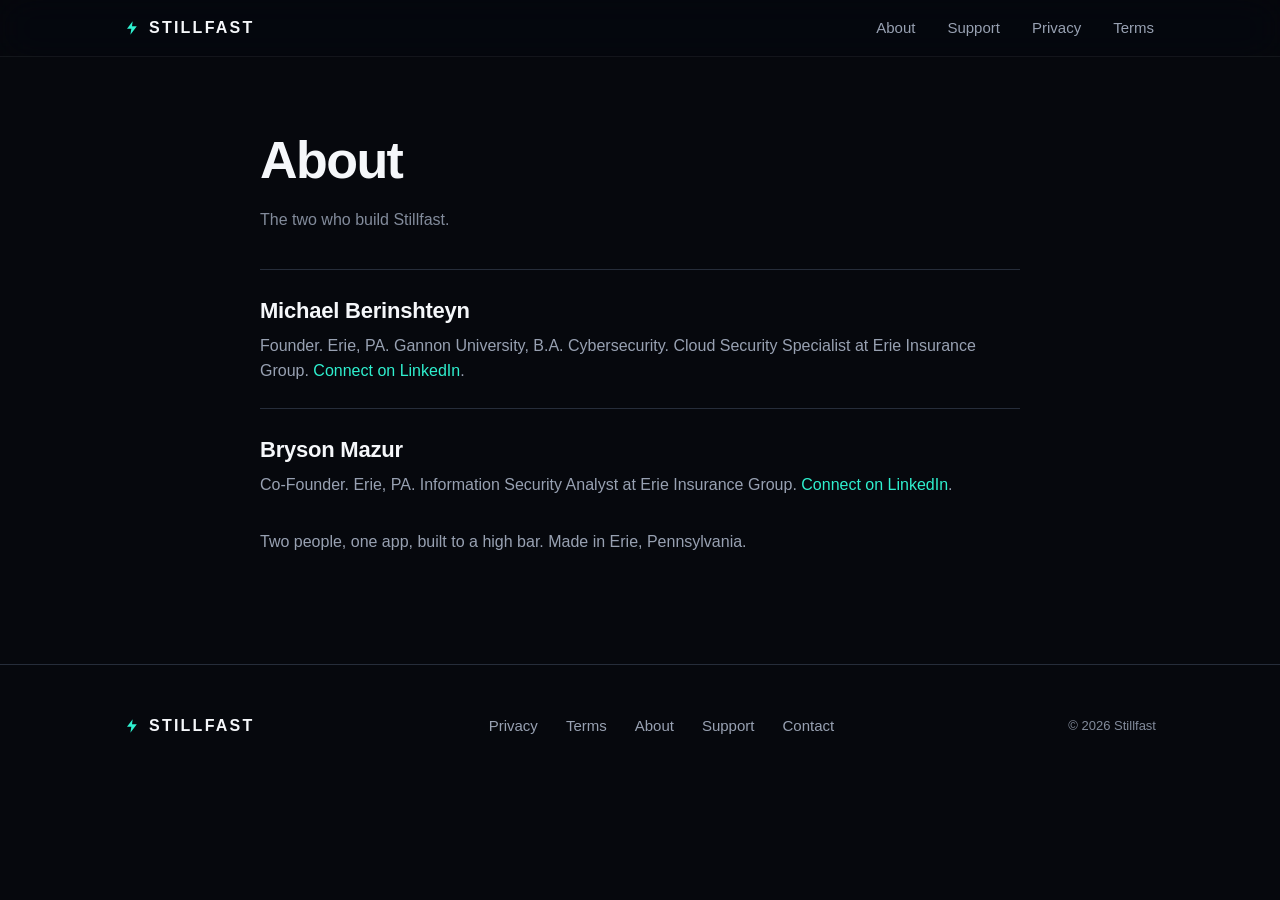
<file: about.html>
<!DOCTYPE html>
<html lang="en">
<head>
  <meta charset="UTF-8" />
  <meta name="viewport" content="width=device-width, initial-scale=1.0" />
  <title>About - Stillfast</title>
  <meta name="description" content="The team building Stillfast." />
  <link rel="stylesheet" href="styles.css" />
  <link rel="icon" href="data:," />
</head>
<body>
  <a class="skip-link" href="#main">Skip to content</a>
  <header class="site-header">
    <div class="container">
      <a class="wordmark" href="index.html"><span class="bolt"><svg class="bolt-svg" width="1em" height="1em" viewBox="0 0 24 24" fill="currentColor" aria-hidden="true"><path d="M13 2 L4.5 13.2 L11 13.2 L9.6 22 L19.2 9.4 L12 9.4 Z"/></svg></span>STILLFAST</a>
      <nav class="nav">
        <a href="about.html">About</a>
        <a href="support.html">Support</a>
        <a href="privacy.html">Privacy</a>
        <a href="terms.html">Terms</a>
      </nav>
    </div>
  </header>

  <main id="main" class="container narrow legal about">
    <h1>About</h1>
    <p class="updated">The two who build Stillfast.</p>

    <div class="person">
      <h2>Michael Berinshteyn</h2>
      <p>Founder. Erie, PA. Gannon University, B.A. Cybersecurity. Cloud Security Specialist at Erie Insurance Group. <a href="https://www.linkedin.com/in/michael-berinshteyn-a68b69226/">Connect on LinkedIn</a>.</p>
    </div>

    <div class="person">
      <h2>Bryson Mazur</h2>
      <p>Co-Founder. Erie, PA. Information Security Analyst at Erie Insurance Group. <a href="https://www.linkedin.com/in/bryson-mazur-904301257/">Connect on LinkedIn</a>.</p>
    </div>

    <p style="margin-top:32px;color:var(--text-2);">Two people, one app, built to a high bar. Made in Erie, Pennsylvania.</p>
  </main>

  <footer class="site-footer">
    <div class="container">
      <div class="wordmark"><span class="bolt"><svg class="bolt-svg" width="1em" height="1em" viewBox="0 0 24 24" fill="currentColor" aria-hidden="true"><path d="M13 2 L4.5 13.2 L11 13.2 L9.6 22 L19.2 9.4 L12 9.4 Z"/></svg></span>STILLFAST</div>
      <div class="links">
        <a href="privacy.html">Privacy</a>
        <a href="terms.html">Terms</a>
        <a href="about.html">About</a>
        <a href="support.html">Support</a>
        <a href="mailto:berinshteyn@gmail.com">Contact</a>
      </div>
      <div class="copy">&copy; 2026 Stillfast</div>
    </div>
  </footer>
</body>
</html>
</file>
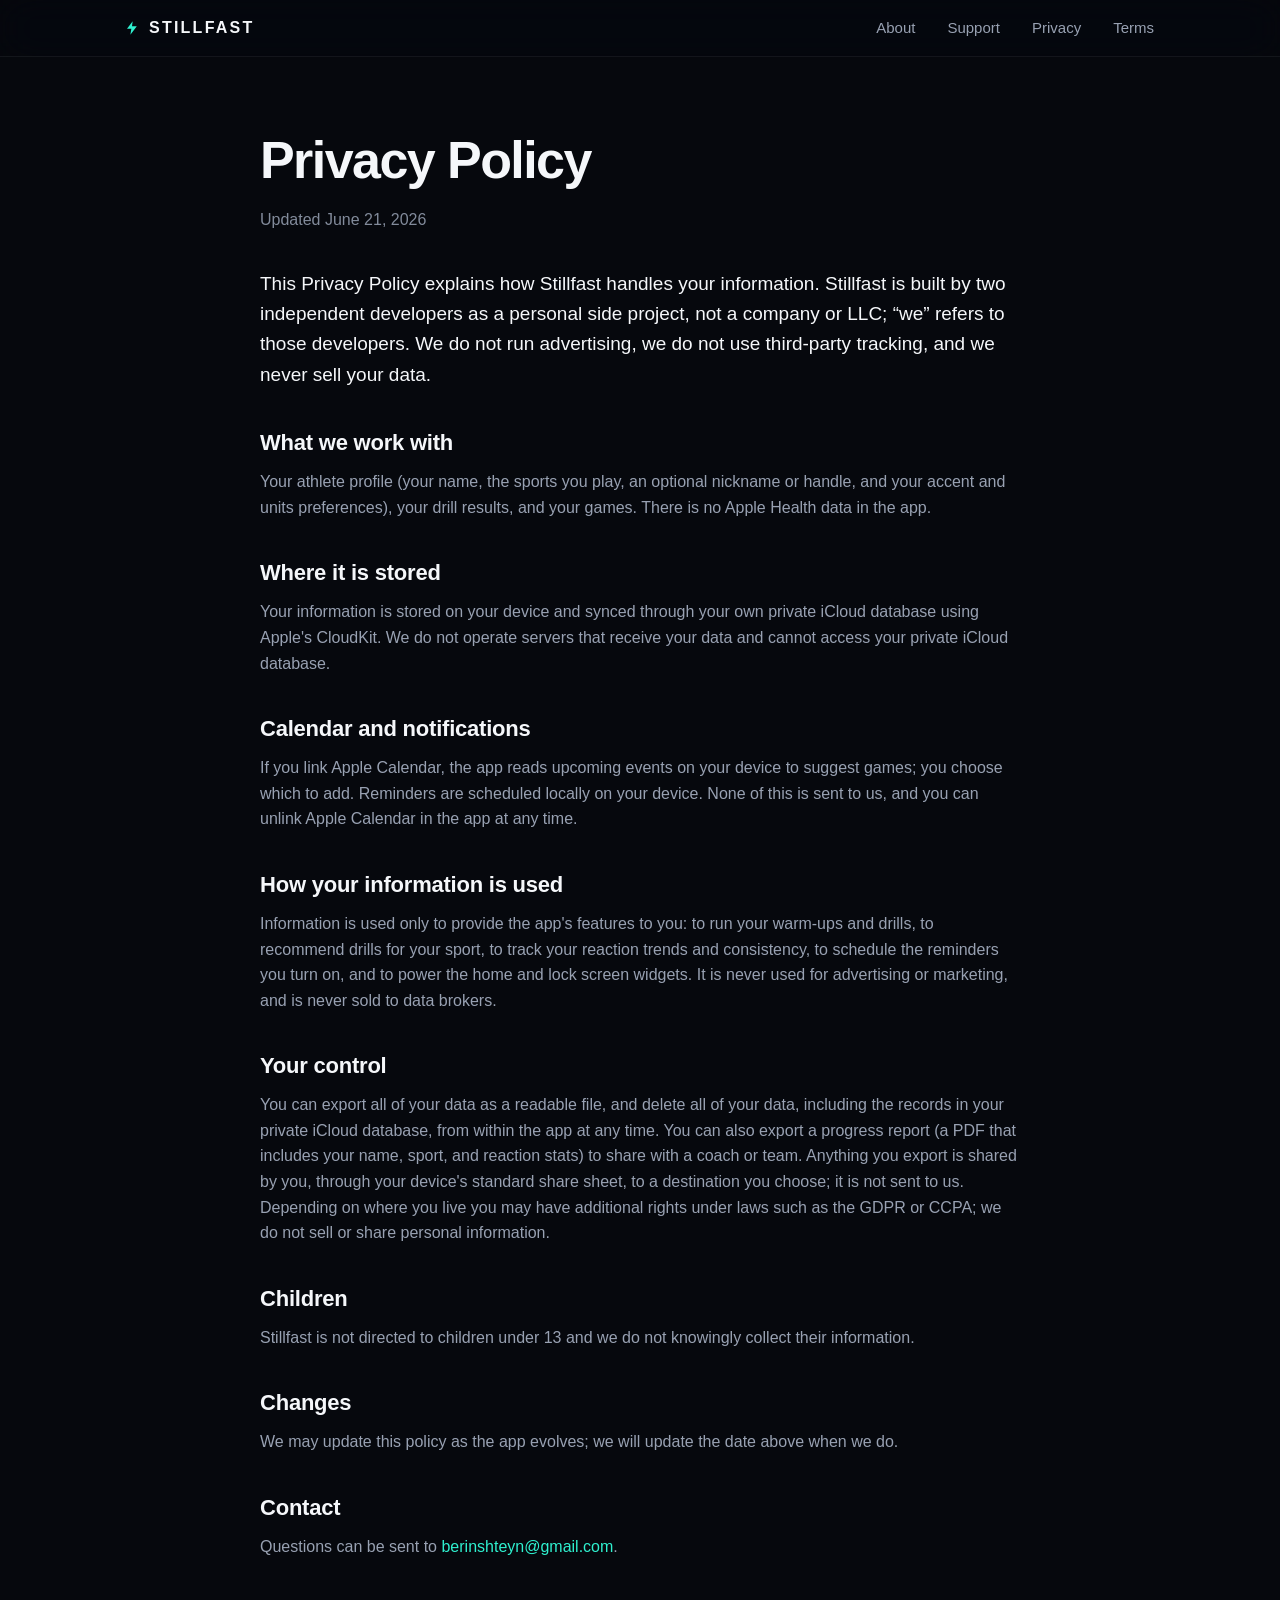
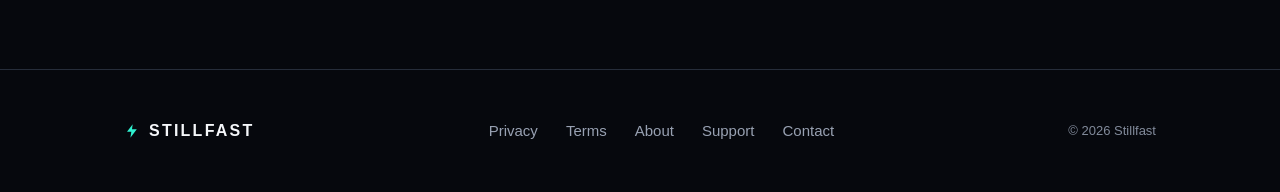
<file: privacy.html>
<!DOCTYPE html>
<html lang="en">
<head>
  <meta charset="UTF-8" />
  <meta name="viewport" content="width=device-width, initial-scale=1.0" />
  <title>Privacy Policy - Stillfast</title>
  <meta name="description" content="How Stillfast handles your data. Your information stays on your device and syncs only through your own private iCloud. No ads, no tracking, never sold." />
  <link rel="stylesheet" href="styles.css" />
  <link rel="icon" href="data:," />
</head>
<body>
  <a class="skip-link" href="#main">Skip to content</a>
  <header class="site-header">
    <div class="container">
      <a class="wordmark" href="index.html"><span class="bolt"><svg class="bolt-svg" width="1em" height="1em" viewBox="0 0 24 24" fill="currentColor" aria-hidden="true"><path d="M13 2 L4.5 13.2 L11 13.2 L9.6 22 L19.2 9.4 L12 9.4 Z"/></svg></span>STILLFAST</a>
      <nav class="nav">
        <a href="about.html">About</a>
        <a href="support.html">Support</a>
        <a href="privacy.html">Privacy</a>
        <a href="terms.html">Terms</a>
      </nav>
    </div>
  </header>

  <main id="main" class="container narrow legal">
    <h1>Privacy Policy</h1>
    <p class="updated">Updated June 21, 2026</p>

    <p class="lede">This Privacy Policy explains how Stillfast handles your information. Stillfast is built by two independent developers as a personal side project, not a company or LLC; &ldquo;we&rdquo; refers to those developers. We do not run advertising, we do not use third-party tracking, and we never sell your data.</p>

    <h2>What we work with</h2>
    <p>Your athlete profile (your name, the sports you play, an optional nickname or handle, and your accent and units preferences), your drill results, and your games. There is no Apple Health data in the app.</p>

    <h2>Where it is stored</h2>
    <p>Your information is stored on your device and synced through your own private iCloud database using Apple's CloudKit. We do not operate servers that receive your data and cannot access your private iCloud database.</p>

    <h2>Calendar and notifications</h2>
    <p>If you link Apple Calendar, the app reads upcoming events on your device to suggest games; you choose which to add. Reminders are scheduled locally on your device. None of this is sent to us, and you can unlink Apple Calendar in the app at any time.</p>

    <h2>How your information is used</h2>
    <p>Information is used only to provide the app's features to you: to run your warm-ups and drills, to recommend drills for your sport, to track your reaction trends and consistency, to schedule the reminders you turn on, and to power the home and lock screen widgets. It is never used for advertising or marketing, and is never sold to data brokers.</p>

    <h2>Your control</h2>
    <p>You can export all of your data as a readable file, and delete all of your data, including the records in your private iCloud database, from within the app at any time. You can also export a progress report (a PDF that includes your name, sport, and reaction stats) to share with a coach or team. Anything you export is shared by you, through your device's standard share sheet, to a destination you choose; it is not sent to us. Depending on where you live you may have additional rights under laws such as the GDPR or CCPA; we do not sell or share personal information.</p>

    <h2>Children</h2>
    <p>Stillfast is not directed to children under 13 and we do not knowingly collect their information.</p>

    <h2>Changes</h2>
    <p>We may update this policy as the app evolves; we will update the date above when we do.</p>

    <h2>Contact</h2>
    <p>Questions can be sent to <a href="mailto:berinshteyn@gmail.com">berinshteyn@gmail.com</a>.</p>
  </main>

  <footer class="site-footer">
    <div class="container">
      <div class="wordmark"><span class="bolt"><svg class="bolt-svg" width="1em" height="1em" viewBox="0 0 24 24" fill="currentColor" aria-hidden="true"><path d="M13 2 L4.5 13.2 L11 13.2 L9.6 22 L19.2 9.4 L12 9.4 Z"/></svg></span>STILLFAST</div>
      <div class="links">
        <a href="privacy.html">Privacy</a>
        <a href="terms.html">Terms</a>
        <a href="about.html">About</a>
        <a href="support.html">Support</a>
        <a href="mailto:berinshteyn@gmail.com">Contact</a>
      </div>
      <div class="copy">&copy; 2026 Stillfast</div>
    </div>
  </footer>
</body>
</html>
</file>
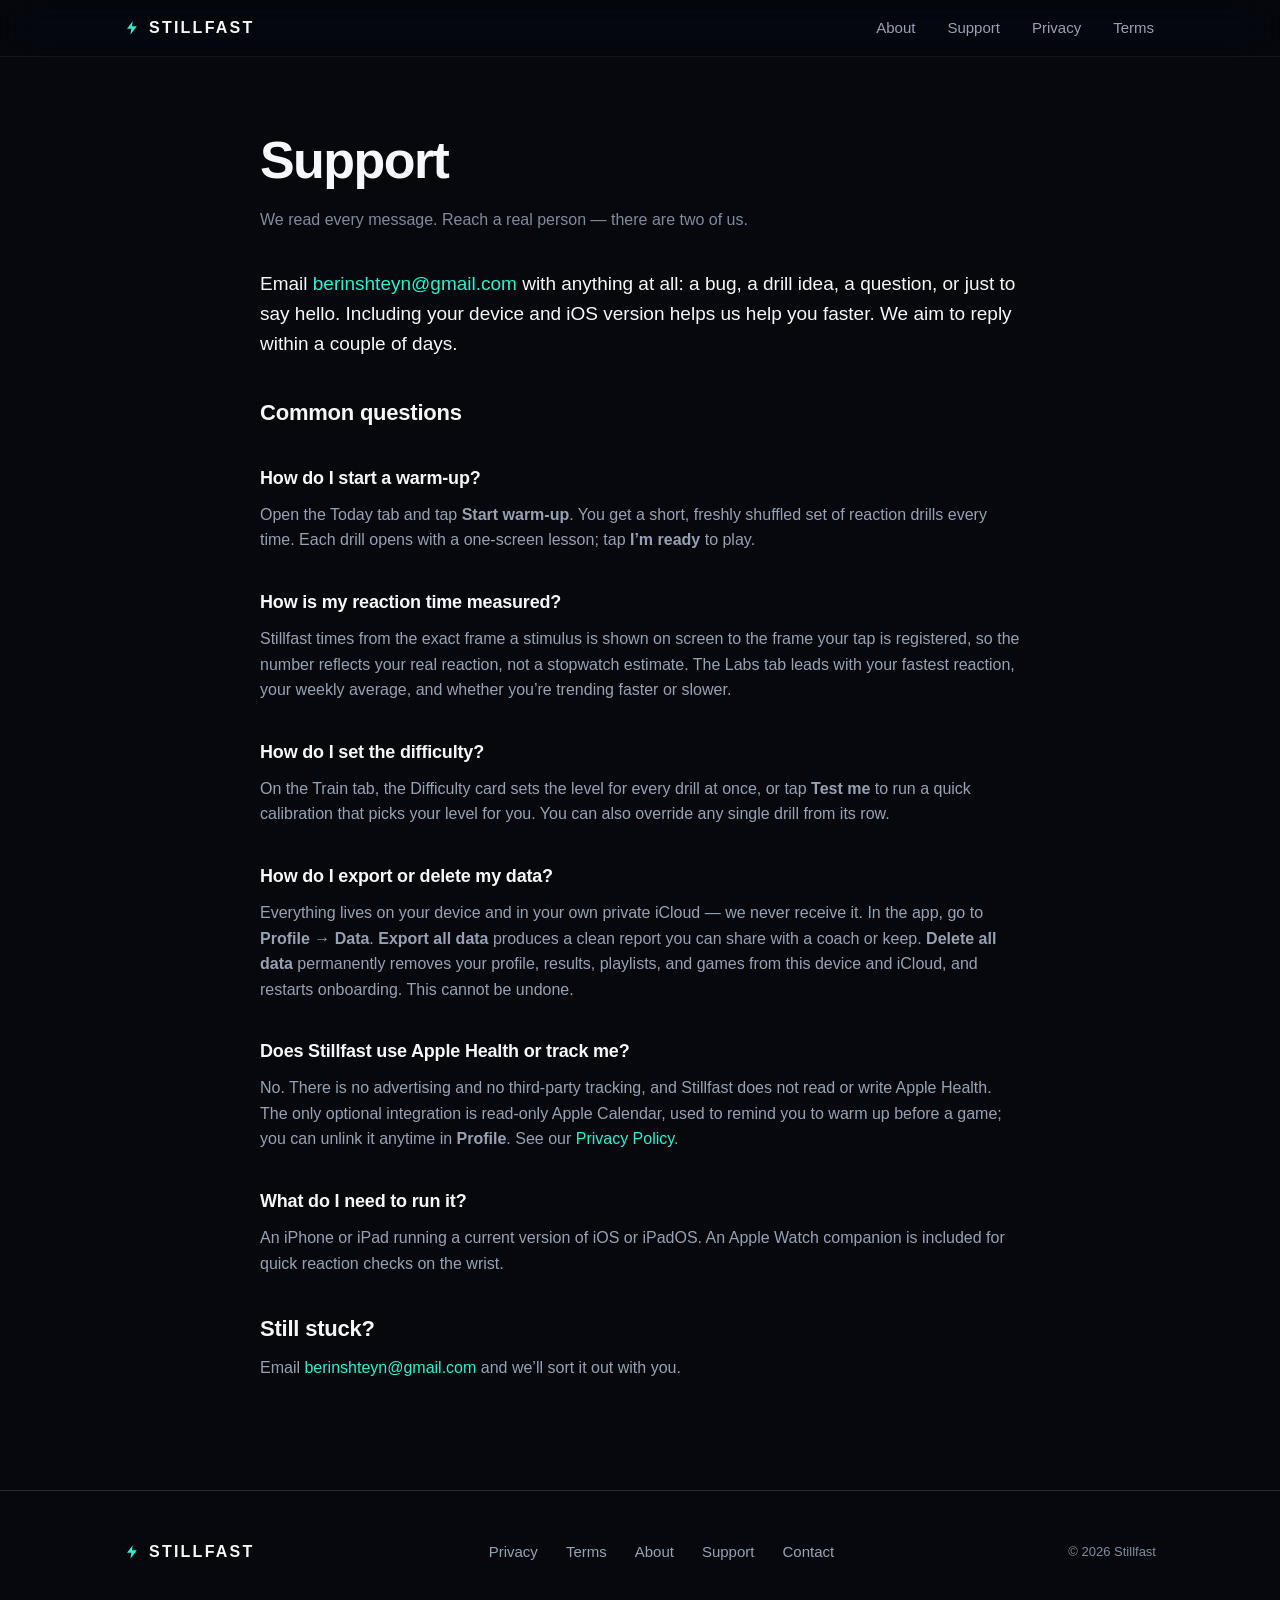
<file: support.html>
<!DOCTYPE html>
<html lang="en">
<head>
  <meta charset="UTF-8" />
  <meta name="viewport" content="width=device-width, initial-scale=1.0" />
  <title>Support - Stillfast</title>
  <meta name="description" content="Get help with Stillfast: contact, common questions, and how to export or delete your data." />
  <link rel="stylesheet" href="styles.css" />
  <link rel="icon" href="data:," />
</head>
<body>
  <a class="skip-link" href="#main">Skip to content</a>
  <header class="site-header">
    <div class="container">
      <a class="wordmark" href="index.html"><span class="bolt"><svg class="bolt-svg" width="1em" height="1em" viewBox="0 0 24 24" fill="currentColor" aria-hidden="true"><path d="M13 2 L4.5 13.2 L11 13.2 L9.6 22 L19.2 9.4 L12 9.4 Z"/></svg></span>STILLFAST</a>
      <nav class="nav">
        <a href="about.html">About</a>
        <a href="support.html">Support</a>
        <a href="privacy.html">Privacy</a>
        <a href="terms.html">Terms</a>
      </nav>
    </div>
  </header>

  <main id="main" class="container narrow legal">
    <h1>Support</h1>
    <p class="updated">We read every message. Reach a real person — there are two of us.</p>

    <p class="lede">Email <a href="mailto:berinshteyn@gmail.com">berinshteyn@gmail.com</a> with anything at all: a bug, a drill idea, a question, or just to say hello. Including your device and iOS version helps us help you faster. We aim to reply within a couple of days.</p>

    <h2>Common questions</h2>

    <h2 style="font-size:18px;">How do I start a warm-up?</h2>
    <p>Open the Today tab and tap <strong>Start warm-up</strong>. You get a short, freshly shuffled set of reaction drills every time. Each drill opens with a one-screen lesson; tap <strong>I’m ready</strong> to play.</p>

    <h2 style="font-size:18px;">How is my reaction time measured?</h2>
    <p>Stillfast times from the exact frame a stimulus is shown on screen to the frame your tap is registered, so the number reflects your real reaction, not a stopwatch estimate. The Labs tab leads with your fastest reaction, your weekly average, and whether you’re trending faster or slower.</p>

    <h2 style="font-size:18px;">How do I set the difficulty?</h2>
    <p>On the Train tab, the Difficulty card sets the level for every drill at once, or tap <strong>Test me</strong> to run a quick calibration that picks your level for you. You can also override any single drill from its row.</p>

    <h2 style="font-size:18px;">How do I export or delete my data?</h2>
    <p>Everything lives on your device and in your own private iCloud — we never receive it. In the app, go to <strong>Profile → Data</strong>. <strong>Export all data</strong> produces a clean report you can share with a coach or keep. <strong>Delete all data</strong> permanently removes your profile, results, playlists, and games from this device and iCloud, and restarts onboarding. This cannot be undone.</p>

    <h2 style="font-size:18px;">Does Stillfast use Apple Health or track me?</h2>
    <p>No. There is no advertising and no third-party tracking, and Stillfast does not read or write Apple Health. The only optional integration is read-only Apple Calendar, used to remind you to warm up before a game; you can unlink it anytime in <strong>Profile</strong>. See our <a href="privacy.html">Privacy Policy</a>.</p>

    <h2 style="font-size:18px;">What do I need to run it?</h2>
    <p>An iPhone or iPad running a current version of iOS or iPadOS. An Apple Watch companion is included for quick reaction checks on the wrist.</p>

    <h2>Still stuck?</h2>
    <p>Email <a href="mailto:berinshteyn@gmail.com">berinshteyn@gmail.com</a> and we’ll sort it out with you.</p>
  </main>

  <footer class="site-footer">
    <div class="container">
      <div class="wordmark"><span class="bolt"><svg class="bolt-svg" width="1em" height="1em" viewBox="0 0 24 24" fill="currentColor" aria-hidden="true"><path d="M13 2 L4.5 13.2 L11 13.2 L9.6 22 L19.2 9.4 L12 9.4 Z"/></svg></span>STILLFAST</div>
      <div class="links">
        <a href="privacy.html">Privacy</a>
        <a href="terms.html">Terms</a>
        <a href="about.html">About</a>
        <a href="support.html">Support</a>
        <a href="mailto:berinshteyn@gmail.com">Contact</a>
      </div>
      <div class="copy">&copy; 2026 Stillfast</div>
    </div>
  </footer>
</body>
</html>
</file>
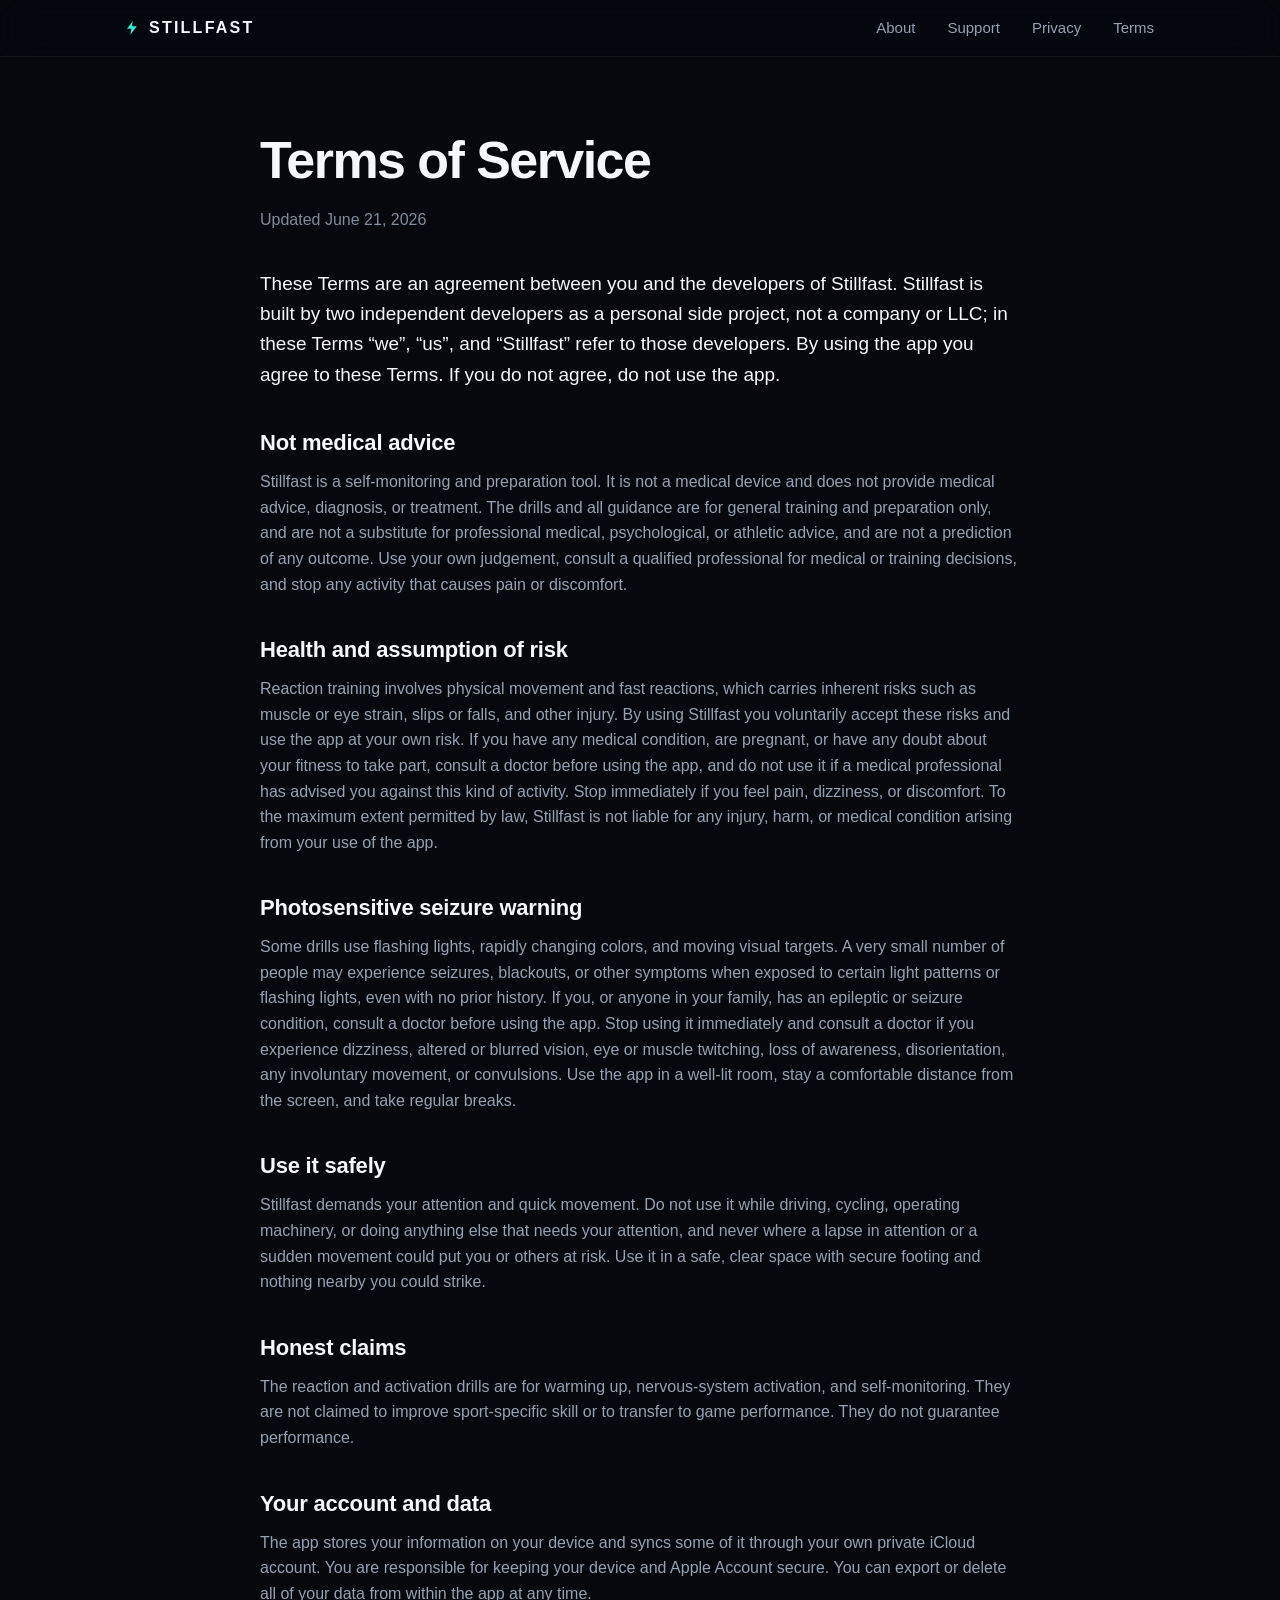
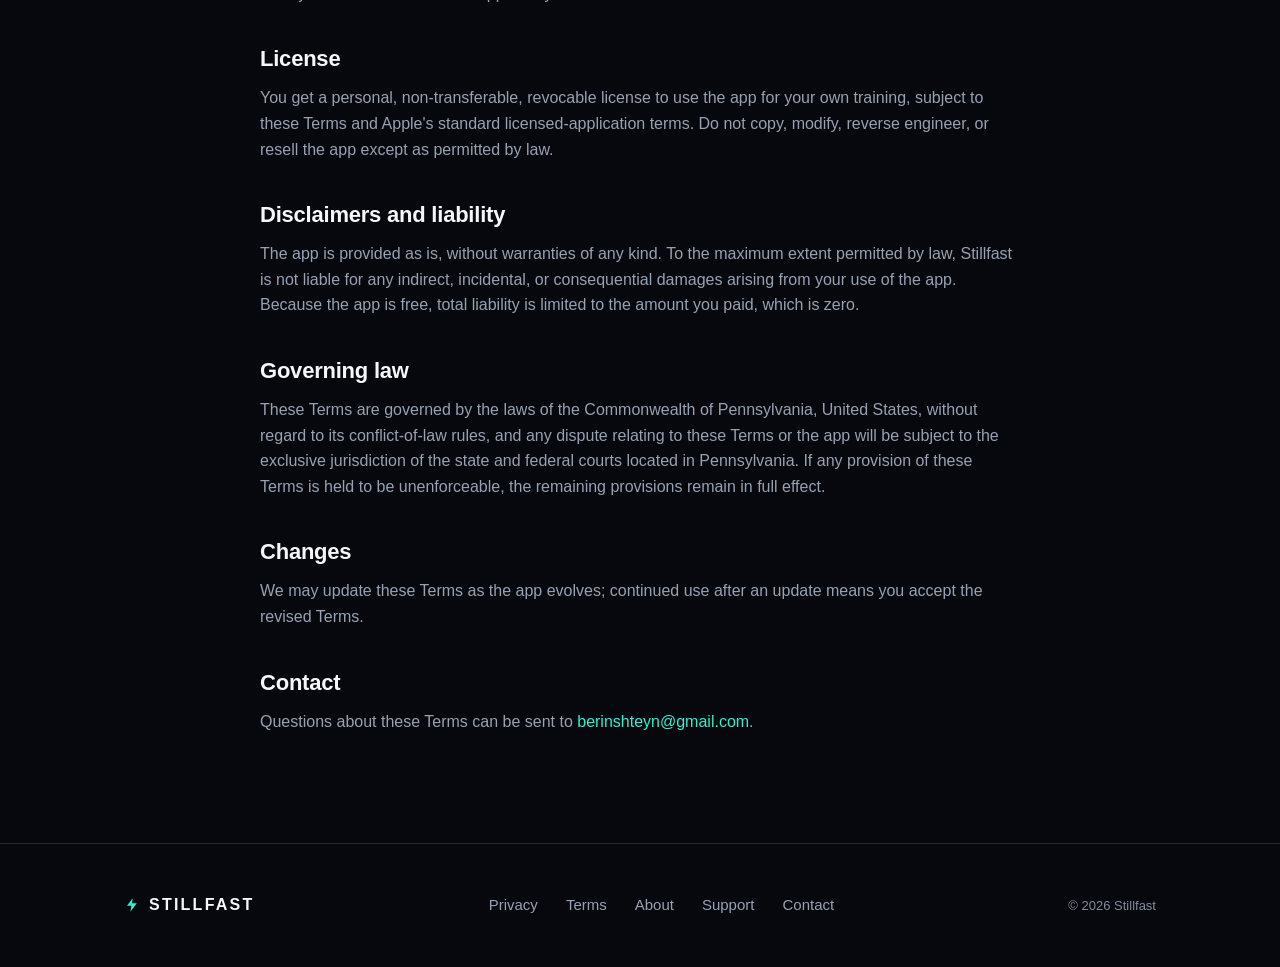
<file: terms.html>
<!DOCTYPE html>
<html lang="en">
<head>
  <meta charset="UTF-8" />
  <meta name="viewport" content="width=device-width, initial-scale=1.0" />
  <title>Terms of Service - Stillfast</title>
  <meta name="description" content="The Terms of Service for the Stillfast app." />
  <link rel="stylesheet" href="styles.css" />
  <link rel="icon" href="data:," />
</head>
<body>
  <a class="skip-link" href="#main">Skip to content</a>
  <header class="site-header">
    <div class="container">
      <a class="wordmark" href="index.html"><span class="bolt"><svg class="bolt-svg" width="1em" height="1em" viewBox="0 0 24 24" fill="currentColor" aria-hidden="true"><path d="M13 2 L4.5 13.2 L11 13.2 L9.6 22 L19.2 9.4 L12 9.4 Z"/></svg></span>STILLFAST</a>
      <nav class="nav">
        <a href="about.html">About</a>
        <a href="support.html">Support</a>
        <a href="privacy.html">Privacy</a>
        <a href="terms.html">Terms</a>
      </nav>
    </div>
  </header>

  <main id="main" class="container narrow legal">
    <h1>Terms of Service</h1>
    <p class="updated">Updated June 21, 2026</p>

    <p class="lede">These Terms are an agreement between you and the developers of Stillfast. Stillfast is built by two independent developers as a personal side project, not a company or LLC; in these Terms &ldquo;we&rdquo;, &ldquo;us&rdquo;, and &ldquo;Stillfast&rdquo; refer to those developers. By using the app you agree to these Terms. If you do not agree, do not use the app.</p>

    <h2>Not medical advice</h2>
    <p>Stillfast is a self-monitoring and preparation tool. It is not a medical device and does not provide medical advice, diagnosis, or treatment. The drills and all guidance are for general training and preparation only, and are not a substitute for professional medical, psychological, or athletic advice, and are not a prediction of any outcome. Use your own judgement, consult a qualified professional for medical or training decisions, and stop any activity that causes pain or discomfort.</p>

    <h2>Health and assumption of risk</h2>
    <p>Reaction training involves physical movement and fast reactions, which carries inherent risks such as muscle or eye strain, slips or falls, and other injury. By using Stillfast you voluntarily accept these risks and use the app at your own risk. If you have any medical condition, are pregnant, or have any doubt about your fitness to take part, consult a doctor before using the app, and do not use it if a medical professional has advised you against this kind of activity. Stop immediately if you feel pain, dizziness, or discomfort. To the maximum extent permitted by law, Stillfast is not liable for any injury, harm, or medical condition arising from your use of the app.</p>

    <h2>Photosensitive seizure warning</h2>
    <p>Some drills use flashing lights, rapidly changing colors, and moving visual targets. A very small number of people may experience seizures, blackouts, or other symptoms when exposed to certain light patterns or flashing lights, even with no prior history. If you, or anyone in your family, has an epileptic or seizure condition, consult a doctor before using the app. Stop using it immediately and consult a doctor if you experience dizziness, altered or blurred vision, eye or muscle twitching, loss of awareness, disorientation, any involuntary movement, or convulsions. Use the app in a well-lit room, stay a comfortable distance from the screen, and take regular breaks.</p>

    <h2>Use it safely</h2>
    <p>Stillfast demands your attention and quick movement. Do not use it while driving, cycling, operating machinery, or doing anything else that needs your attention, and never where a lapse in attention or a sudden movement could put you or others at risk. Use it in a safe, clear space with secure footing and nothing nearby you could strike.</p>

    <h2>Honest claims</h2>
    <p>The reaction and activation drills are for warming up, nervous-system activation, and self-monitoring. They are not claimed to improve sport-specific skill or to transfer to game performance. They do not guarantee performance.</p>

    <h2>Your account and data</h2>
    <p>The app stores your information on your device and syncs some of it through your own private iCloud account. You are responsible for keeping your device and Apple Account secure. You can export or delete all of your data from within the app at any time.</p>

    <h2>License</h2>
    <p>You get a personal, non-transferable, revocable license to use the app for your own training, subject to these Terms and Apple's standard licensed-application terms. Do not copy, modify, reverse engineer, or resell the app except as permitted by law.</p>

    <h2>Disclaimers and liability</h2>
    <p>The app is provided as is, without warranties of any kind. To the maximum extent permitted by law, Stillfast is not liable for any indirect, incidental, or consequential damages arising from your use of the app. Because the app is free, total liability is limited to the amount you paid, which is zero.</p>

    <h2>Governing law</h2>
    <p>These Terms are governed by the laws of the Commonwealth of Pennsylvania, United States, without regard to its conflict-of-law rules, and any dispute relating to these Terms or the app will be subject to the exclusive jurisdiction of the state and federal courts located in Pennsylvania. If any provision of these Terms is held to be unenforceable, the remaining provisions remain in full effect.</p>

    <h2>Changes</h2>
    <p>We may update these Terms as the app evolves; continued use after an update means you accept the revised Terms.</p>

    <h2>Contact</h2>
    <p>Questions about these Terms can be sent to <a href="mailto:berinshteyn@gmail.com">berinshteyn@gmail.com</a>.</p>
  </main>

  <footer class="site-footer">
    <div class="container">
      <div class="wordmark"><span class="bolt"><svg class="bolt-svg" width="1em" height="1em" viewBox="0 0 24 24" fill="currentColor" aria-hidden="true"><path d="M13 2 L4.5 13.2 L11 13.2 L9.6 22 L19.2 9.4 L12 9.4 Z"/></svg></span>STILLFAST</div>
      <div class="links">
        <a href="privacy.html">Privacy</a>
        <a href="terms.html">Terms</a>
        <a href="about.html">About</a>
        <a href="support.html">Support</a>
        <a href="mailto:berinshteyn@gmail.com">Contact</a>
      </div>
      <div class="copy">&copy; 2026 Stillfast</div>
    </div>
  </footer>
</body>
</html>
</file>
<file: styles.css>
/* Stillfast companion site. Dark, athletic, mint-teal accent, matching the app's design tokens.
   The aim is Apple-grade restraint: big confident type, deep whitespace, real product mockups, and
   motion that is subtle and never required. System font (SF Pro on Apple devices), responsive,
   accessible, and degrades cleanly with no JavaScript. */

:root {
  --bg: #06080d;
  --bg-soft: #0b0e14;
  --surface: #12161f;
  --surface-2: #181d28;
  --separator: #262d3a;
  --text: #f5f7fa;
  --text-2: #98a1b2;
  --text-3: #828b9b;   /* lightened to meet WCAG AA 4.5:1 on both bg and surface */
  --accent: #2ff0cf;
  --accent-2: #00c2a3;
  --max: 1080px;
  --radius: 22px;
  --ease: cubic-bezier(0.22, 1, 0.36, 1);
}

* { box-sizing: border-box; margin: 0; padding: 0; }

html { scroll-behavior: smooth; -webkit-text-size-adjust: 100%; }

body {
  background: var(--bg);
  color: var(--text);
  font-family: -apple-system, BlinkMacSystemFont, "SF Pro Display", "SF Pro Text", "Segoe UI", Roboto, Helvetica, Arial, sans-serif;
  line-height: 1.5;
  -webkit-font-smoothing: antialiased;
  text-rendering: optimizeLegibility;
  overflow-x: hidden;
}

a { color: var(--accent); text-decoration: none; transition: color 0.2s var(--ease); }
a:hover { color: #fff; }

/* ---------- Accessibility ---------- */
/* Clearly visible keyboard focus on the dark theme (WCAG 2.4.7 Focus Visible). */
:focus-visible { outline: 3px solid var(--accent); outline-offset: 3px; border-radius: 6px; }
/* Skip-to-content link, visually hidden until focused (WCAG 2.4.1 Bypass Blocks). */
.skip-link {
  position: absolute; left: 12px; top: -64px; z-index: 100;
  background: var(--accent); color: #04221d; font-weight: 600;
  padding: 10px 16px; border-radius: 10px; transition: top 0.2s var(--ease);
}
.skip-link:focus { top: 12px; color: #04221d; }
/* Comfortable 24px+ hit targets for inline links (WCAG 2.5.8 Target Size). */
.nav a, .site-footer .links a { display: inline-flex; align-items: center; min-height: 24px; padding: 6px 2px; }

.container { max-width: var(--max); margin: 0 auto; padding: 0 24px; }
.narrow { max-width: 760px; }

/* ---------- Header ---------- */
.site-header {
  position: sticky; top: 0; z-index: 50;
  background: rgba(6, 8, 13, 0.6);
  backdrop-filter: saturate(180%) blur(20px);
  -webkit-backdrop-filter: saturate(180%) blur(20px);
  border-bottom: 1px solid rgba(255, 255, 255, 0.06);
}
.site-header .container { display: flex; align-items: center; justify-content: space-between; height: 56px; }
.wordmark {
  font-weight: 700; letter-spacing: 0.14em; font-size: 16px; color: var(--text);
  display: inline-flex; align-items: center; gap: 9px;
}
.wordmark .bolt { color: var(--accent); display: inline-flex; }
.wordmark .bolt-svg { vertical-align: -0.14em; }
.nav { display: flex; gap: 28px; }
.nav a { color: var(--text-2); font-weight: 500; font-size: 15px; }
.nav a:hover { color: var(--text); }
/* Small screens: stack the wordmark over a wrapping nav so 5 links + the wordmark never overflow
   a 320px viewport (WCAG 1.4.10 Reflow). */
@media (max-width: 600px) {
  .site-header .container { height: auto; flex-direction: column; gap: 6px; padding-top: 9px; padding-bottom: 9px; }
  .nav { gap: 16px; flex-wrap: wrap; justify-content: center; }
  .nav a { font-size: 14px; }
}

/* ---------- Buttons ---------- */
.btn {
  display: inline-flex; align-items: center; gap: 8px;
  background: var(--accent); color: #04221d;
  font-weight: 600; font-size: 17px; padding: 13px 26px; border-radius: 980px;
  transition: transform 0.2s var(--ease), box-shadow 0.2s var(--ease), background 0.2s var(--ease);
  box-shadow: 0 8px 30px -10px rgba(47, 240, 207, 0.5);
}
.btn:hover { background: #46f4d6; color: #04221d; transform: translateY(-2px); box-shadow: 0 14px 40px -10px rgba(47, 240, 207, 0.6); }
.btn-ghost {
  display: inline-flex; align-items: center; gap: 6px;
  color: var(--text); font-weight: 500; font-size: 17px; padding: 13px 8px;
}
.btn-ghost:hover { color: var(--accent); }
.btn-ghost .arrow { transition: transform 0.2s var(--ease); }
.btn-ghost:hover .arrow { transform: translateX(4px); }
/* Official App Store badge (Apple-hosted artwork). */
.appstore { display: inline-flex; transition: transform 0.2s var(--ease); }
.appstore img { height: 54px; width: auto; display: block; }
.appstore:hover { transform: translateY(-2px); }
/* Pre-launch: the app is not on the store yet, so the badge is a non-interactive "coming soon"
   marker (an honest, non-broken alternative to a link that goes nowhere). */
.appstore-soon { align-items: center; gap: 12px; cursor: default; }
.appstore-soon:hover { transform: none; }
.appstore-soon img { opacity: 0.45; }
.appstore-soon .soon-tag { color: var(--text-2); font-weight: 600; font-size: 14px; letter-spacing: 0.03em; white-space: nowrap; }

/* ---------- Hero ---------- */
.hero {
  position: relative; text-align: center;
  padding: 110px 0 60px;
  overflow: hidden;
}
.hero::before {
  content: ""; position: absolute; inset: -20% 0 auto 0; height: 700px;
  background: radial-gradient(60% 60% at 50% 0%, rgba(47, 240, 207, 0.16), transparent 70%);
  pointer-events: none;
}
.eyebrow {
  display: inline-block; color: var(--accent); font-weight: 600; font-size: 14px;
  letter-spacing: 0.14em; text-transform: uppercase; margin-bottom: 18px;
}
.hero h1 {
  font-size: clamp(46px, 9vw, 92px); font-weight: 700; letter-spacing: -0.035em; line-height: 1.02;
  background: linear-gradient(180deg, #ffffff, #c6cdd9);
  -webkit-background-clip: text; background-clip: text; color: transparent;
}
.hero .tagline {
  color: var(--text-2); font-size: clamp(18px, 2.6vw, 23px); line-height: 1.45;
  margin: 22px auto 0; max-width: 640px;
}
.hero .cta { margin-top: 38px; display: flex; gap: 10px; justify-content: center; align-items: center; flex-wrap: wrap; }
.hero .fineprint { margin-top: 16px; color: var(--text-3); font-size: 13px; }

/* ---------- Phone mockup ---------- */
.phone {
  --w: min(300px, 78vw);   /* responsive so it never overflows a 320px viewport (WCAG 1.4.10 Reflow) */
  width: var(--w); aspect-ratio: 300 / 620; flex: none;
  border-radius: 46px; background: linear-gradient(160deg, #20242e, #0a0c11);
  padding: 11px;
  box-shadow: 0 60px 140px -40px rgba(0, 0, 0, 0.85), inset 0 0 0 1.4px rgba(255, 255, 255, 0.08);
  position: relative;
}
.phone .screen {
  width: 100%; height: 100%; border-radius: 36px; overflow: hidden;
  background: var(--bg-soft); position: relative;
  display: flex; flex-direction: column;
}
.phone .island {
  position: absolute; top: 13px; left: 50%; transform: translateX(-50%);
  width: 96px; height: 25px; background: #000; border-radius: 14px; z-index: 5;
}
.hero .phone { margin: 64px auto 0; }

/* Real app screenshot inside a phone frame (replaces the CSS mockups). */
.phone .shot { width: 100%; height: 100%; border-radius: 36px; object-fit: cover; display: block; }

/* ---------- Video showcase ---------- */
.showcase { text-align: center; }
.video-wrap {
  position: relative;
  margin: 52px auto 0; max-width: min(340px, 82vw);
  border-radius: 30px;
  background: radial-gradient(70% 60% at 50% 0%, rgba(47, 240, 207, 0.12), transparent 70%);
}
.demo-video {
  width: 100%; height: auto; display: block; border-radius: 24px;
  box-shadow: 0 60px 140px -45px rgba(0, 0, 0, 0.85), inset 0 0 0 1px rgba(255, 255, 255, 0.05);
}
/* Accessible play/pause control so the auto-playing loop can be stopped (WCAG 2.2.2 Pause, Stop, Hide). */
.video-toggle {
  position: absolute; bottom: 16px; right: 16px; z-index: 3;
  width: 44px; height: 44px; border-radius: 50%; border: none; cursor: pointer;
  background: rgba(6, 8, 13, 0.66); color: #fff;
  display: flex; align-items: center; justify-content: center;
  backdrop-filter: blur(8px); -webkit-backdrop-filter: blur(8px);
  transition: background 0.2s var(--ease), transform 0.2s var(--ease);
}
.video-toggle:hover { background: rgba(6, 8, 13, 0.9); transform: scale(1.05); }
.video-toggle svg { width: 16px; height: 16px; display: block; }
.video-toggle .icon-play { display: none; }
.video-toggle.is-paused .icon-pause { display: none; }
.video-toggle.is-paused .icon-play { display: block; }

/* Screen: reaction result */
.scr-react {
  align-items: center; justify-content: center; gap: 4px;
  background: radial-gradient(80% 50% at 50% 42%, rgba(47, 240, 207, 0.18), var(--bg-soft) 70%);
}
.scr-react .topline { position: absolute; top: 54px; left: 0; right: 0; text-align: center; color: var(--text-2); font-size: 13px; font-weight: 600; }
.scr-react .num { font-size: 96px; font-weight: 700; letter-spacing: -0.04em; color: var(--accent); font-variant-numeric: tabular-nums; line-height: 1; }
.scr-react .unit { color: var(--text-2); font-weight: 600; font-size: 17px; margin-top: 6px; }
.scr-react .read { color: #fff; font-weight: 700; font-size: 22px; margin-top: 14px; }
.scr-react .dock { position: absolute; bottom: 30px; left: 50%; transform: translateX(-50%); width: 54px; height: 54px; border-radius: 50%; background: rgba(255,255,255,0.06); border: 1px solid var(--separator); display: flex; align-items: center; justify-content: center; color: #fff; }

/* Screen: today */
.scr-today { padding: 54px 18px 18px; gap: 14px; }
.scr-today .h { font-size: 26px; font-weight: 700; letter-spacing: -0.02em; }
.scr-today .sub { color: var(--text-2); font-size: 13px; margin-top: -8px; }
.scr-today .cta-pill { background: var(--accent); color: #04221d; font-weight: 700; font-size: 15px; text-align: center; padding: 13px; border-radius: 16px; }
.scr-today .lbl { color: var(--text-3); font-size: 11px; font-weight: 700; letter-spacing: 0.1em; text-transform: uppercase; margin-top: 4px; }
.scr-today .tile { background: var(--surface); border: 1px solid var(--separator); border-radius: 16px; padding: 13px; display: flex; align-items: center; gap: 11px; }
.scr-today .tile .ico { width: 30px; height: 30px; border-radius: 9px; background: rgba(47,240,207,0.14); color: var(--accent); display: flex; align-items: center; justify-content: center; flex: none; }
.scr-today .tile .tt { font-weight: 700; font-size: 14px; }
.scr-today .tile .ts { color: var(--text-2); font-size: 11px; margin-top: 2px; }

/* Screen: labs */
.scr-labs { padding: 54px 18px 18px; gap: 12px; }
.scr-labs .card { background: var(--surface); border: 1px solid var(--separator); border-radius: 16px; padding: 15px; }
.scr-labs .lbl { color: var(--text-3); font-size: 10px; font-weight: 700; letter-spacing: 0.1em; text-transform: uppercase; }
.scr-labs .big { font-size: 40px; font-weight: 700; letter-spacing: -0.03em; }
.scr-labs .delta { color: var(--accent); font-weight: 700; font-size: 14px; display: inline-flex; align-items: center; gap: 4px; }
.scr-labs .spark { display: flex; align-items: flex-end; gap: 5px; height: 56px; margin-top: 12px; }
.scr-labs .spark span { flex: 1; background: linear-gradient(180deg, var(--accent), rgba(47,240,207,0.2)); border-radius: 3px; }

/* ---------- Sections ---------- */
section { padding: 92px 0; }
.eyebrow-c { text-align: center; }
/* Headings break rather than overflow on very narrow viewports (WCAG 1.4.10). */
h1, h2, h3 { overflow-wrap: break-word; }
@media (max-width: 480px) { .hero h1 br, .final h2 br { display: none; } }
.section-title { font-size: clamp(32px, 5.4vw, 56px); font-weight: 700; letter-spacing: -0.03em; text-align: center; line-height: 1.06; }
.section-sub { color: var(--text-2); text-align: center; margin: 16px auto 0; max-width: 600px; font-size: clamp(17px, 2.2vw, 20px); }

/* Alternating feature rows */
.feature-row { display: flex; align-items: center; gap: 64px; }
.feature-row.reverse { flex-direction: row-reverse; }
.feature-row .copy { flex: 1; }
.feature-row .copy h2 { font-size: clamp(30px, 4.4vw, 46px); font-weight: 700; letter-spacing: -0.03em; line-height: 1.08; }
.feature-row .copy p { color: var(--text-2); font-size: clamp(17px, 2.2vw, 19px); margin-top: 16px; max-width: 460px; }
.feature-row .phone-wrap { flex: none; display: flex; justify-content: center; }
.feature-row + .feature-row { margin-top: 110px; }
@media (max-width: 860px) {
  .feature-row, .feature-row.reverse { flex-direction: column; gap: 36px; text-align: center; }
  .feature-row .copy p { margin-left: auto; margin-right: auto; }
  .feature-row + .feature-row { margin-top: 80px; }
}

/* Bento grid */
.bento { display: grid; grid-template-columns: repeat(6, 1fr); gap: 16px; margin-top: 52px; }
.bento .box {
  background: linear-gradient(165deg, var(--surface), var(--bg-soft));
  border: 1px solid var(--separator); border-radius: var(--radius); padding: 26px;
  grid-column: span 2; min-height: 200px; display: flex; flex-direction: column;
}
.bento .box.wide { grid-column: span 3; }
.bento .box .glyph { width: 42px; height: 42px; border-radius: 12px; background: rgba(47,240,207,0.14); color: var(--accent); display: flex; align-items: center; justify-content: center; margin-bottom: 16px; }
.bento .box h3 { font-size: 21px; font-weight: 700; letter-spacing: -0.01em; }
.bento .box p { color: var(--text-2); margin-top: 8px; font-size: 15px; line-height: 1.5; }
.bento .box .spacer { flex: 1; }
.bento .box .stat { font-size: 44px; font-weight: 700; letter-spacing: -0.03em; color: var(--accent); }
@media (max-width: 860px) {
  .bento { grid-template-columns: repeat(2, 1fr); }
  .bento .box, .bento .box.wide { grid-column: span 1; }
}
@media (max-width: 520px) { .bento { grid-template-columns: 1fr; } }

/* Privacy band */
.band { text-align: center; }
.band .glyph-lg { width: 64px; height: 64px; border-radius: 18px; background: rgba(47,240,207,0.14); color: var(--accent); display: inline-flex; align-items: center; justify-content: center; margin-bottom: 22px; }
.band p { color: var(--text-2); max-width: 620px; margin: 16px auto 0; font-size: clamp(17px, 2.2vw, 20px); }

/* Final CTA */
.final {
  text-align: center;
  background: radial-gradient(70% 120% at 50% 0%, rgba(47, 240, 207, 0.12), transparent 65%);
}
.final h2 { font-size: clamp(34px, 6vw, 60px); font-weight: 700; letter-spacing: -0.03em; line-height: 1.05; }
.final .cta { margin-top: 32px; }

/* ---------- Legal ---------- */
.legal { padding: 64px 0 96px; }
.legal h1 { font-size: clamp(36px, 6vw, 52px); font-weight: 700; letter-spacing: -0.03em; }
.legal .updated { color: var(--text-3); margin-top: 8px; margin-bottom: 36px; }
.legal h2 { font-size: 22px; font-weight: 700; margin: 36px 0 10px; letter-spacing: -0.01em; color: var(--text); }
.legal p, .legal li { color: var(--text-2); margin-bottom: 13px; font-size: 16px; line-height: 1.6; }
.legal ul { padding-left: 22px; }
.legal .lede { font-size: 19px; color: var(--text); }

/* About */
.about .person { border-top: 1px solid var(--separator); padding-top: 24px; margin-top: 24px; }
.about .person h2 { margin: 0 0 6px; }

/* ---------- Reveal on scroll (progressive enhancement) ---------- */
.js .reveal { opacity: 0; transform: translateY(24px); transition: opacity 0.7s var(--ease), transform 0.7s var(--ease); }
.js .reveal.in { opacity: 1; transform: none; }
@media (prefers-reduced-motion: reduce) {
  html { scroll-behavior: auto; }
  .js .reveal { opacity: 1 !important; transform: none !important; transition: none; }
}

/* ---------- Footer ---------- */
.site-footer { border-top: 1px solid var(--separator); padding: 44px 0; color: var(--text-3); }
.site-footer .container { display: flex; justify-content: space-between; align-items: center; flex-wrap: wrap; gap: 18px; }
.site-footer .links { display: flex; gap: 24px; flex-wrap: wrap; }
.site-footer a { color: var(--text-2); font-weight: 500; font-size: 15px; }
.site-footer a:hover { color: var(--text); }
.site-footer .copy { font-size: 13px; }
</file>
